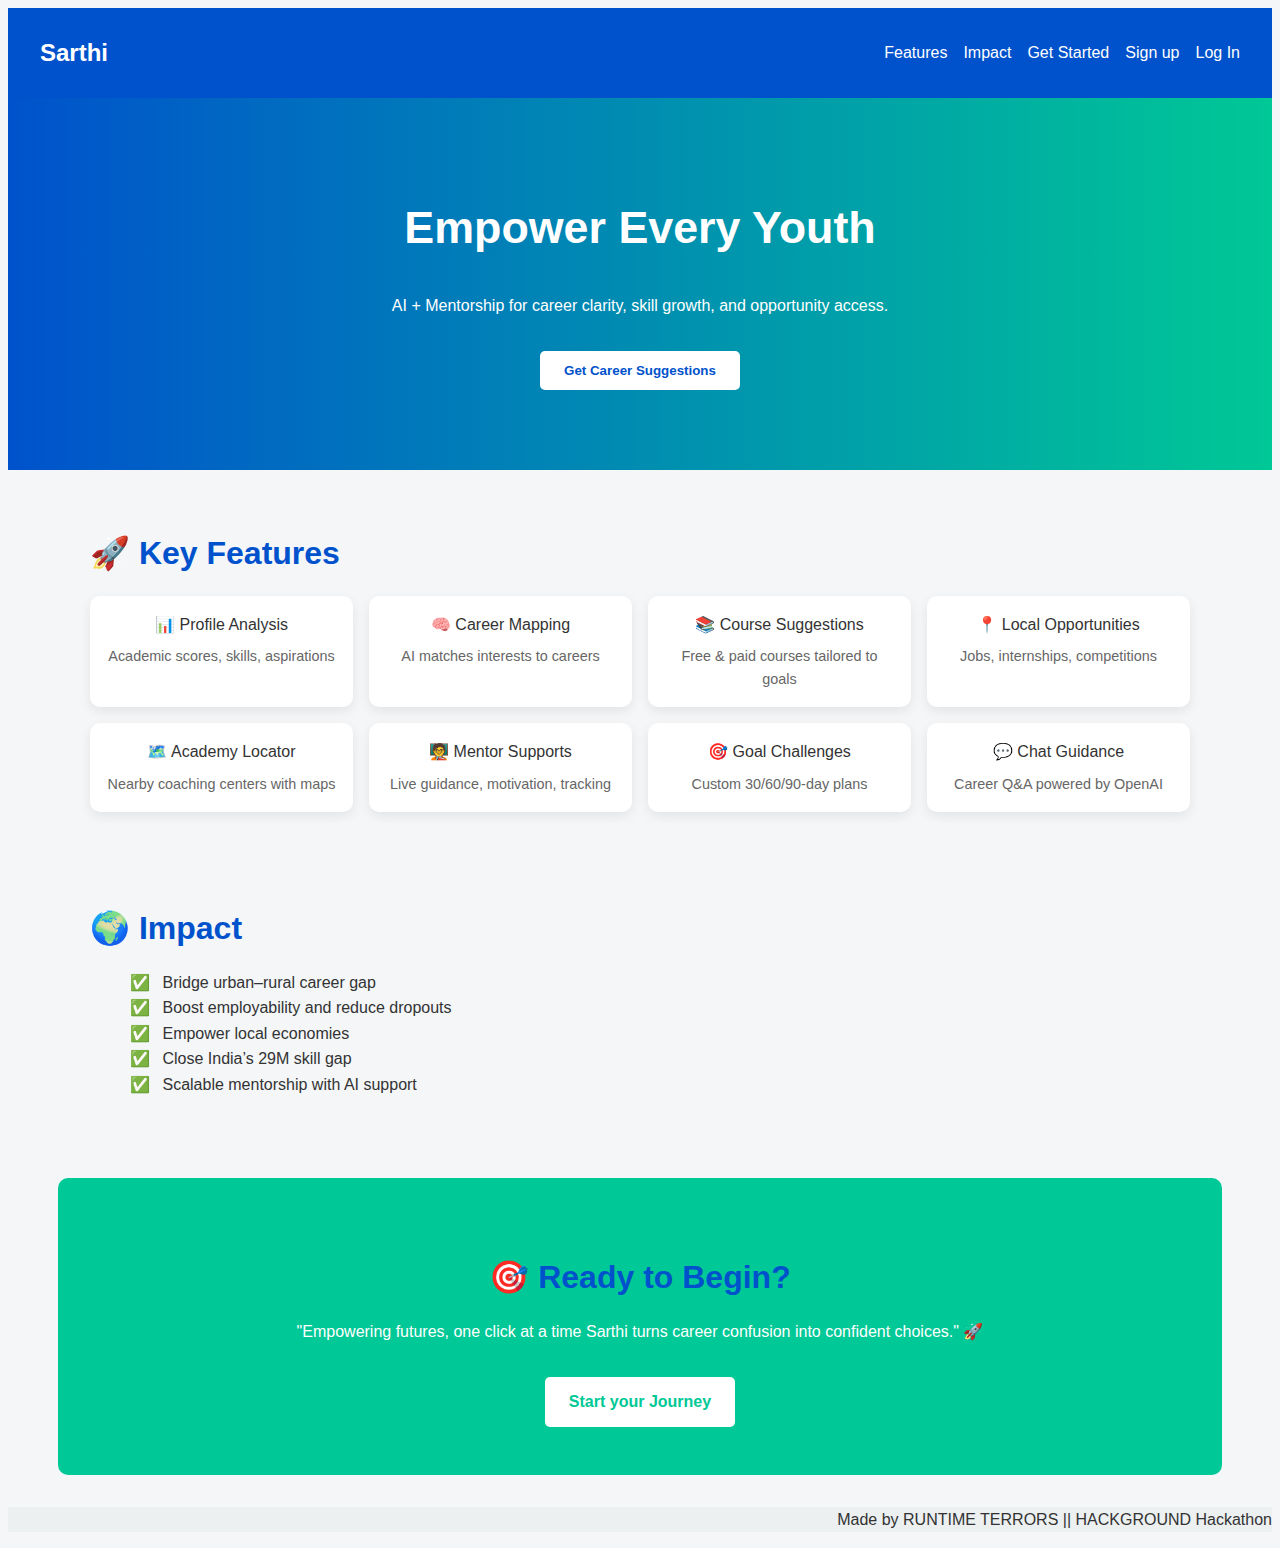
<file: index.html>
<!DOCTYPE html>
<html lang="en">
<head>
  <meta charset="UTF-8" />
  <meta name="viewport" content="width=device-width, initial-scale=1.0"/>
  <meta name="google-site-verification" content="tPjUJlgeTbFxhmmRCUYrBuOtCtLFTkJ53GKFQgkaUUs" />
  <title>Sarthi | AI Career Guidance</title>
  <link rel="stylesheet" href="style.css" />
</head>
<body>
  <nav>
    <div class="logo">Sarthi</div>
    <ul>
      <li><a href="#features">Features</a></li>
      <li><a href="#impact">Impact</a></li>
      <li><a href="#start">Get Started</a></li>
      <li><a href="#signup">Sign up</a></li>
      <li><a href="#login">Log In</a></li>
    </ul>
  </nav>

  <header class="hero">
    <h1>Empower Every Youth</h1>
    <p>AI + Mentorship for career clarity, skill growth, and opportunity access.</p>
    <button class="cta">Get Career Suggestions</button>
    <div id="career-output"></div>
  </header>

  <section id="features" class="features">
    <h2 class="h2">🚀 Key Features</h2>
    <div class="grid">
      <div class="card">📊 Profile Analysis<br><span>Academic scores, skills, aspirations</span></div>
      <div class="card">🧠 Career Mapping<br><span>AI matches interests to careers</span></div>
      <div class="card">📚 Course Suggestions<br><span>Free & paid courses tailored to goals</span></div>
      <div class="card">📍 Local Opportunities<br><span>Jobs, internships, competitions</span></div>
      <div class="card">🗺️ Academy Locator<br><span>Nearby coaching centers with maps</span></div>
      <div class="card">🧑‍🏫 Mentor Supports<br><span>Live guidance, motivation, tracking</span></div>
      <div class="card">🎯 Goal Challenges<br><span>Custom 30/60/90-day plans</span></div>
      <div class="card">💬 Chat Guidance<br><span>Career Q&A powered by OpenAI</span></div>
    </div>
  </section>

  <section id="impact" class="impact">
    <h2>🌍 Impact</h2>
    <ul>
      <li>Bridge urban–rural career gap</li>
      <li>Boost employability and reduce dropouts</li>
      <li>Empower local economies</li>
      <li>Close India’s 29M skill gap</li>
      <li>Scalable mentorship with AI support</li>
    </ul>
  </section>

  <section id="start" class="start">
    <h2>🎯 Ready to Begin?</h2>
    <p>"Empowering futures, one click at a time Sarthi turns career confusion into confident choices." 🚀
</p>
    <a href="#" class="cta">Start your Journey</a>
  </section>

  <footer>
    <p>Made by RUNTIME TERRORS || HACKGROUND Hackathon</p>
  </footer>

</body>
</html>
</file>
<file: style.css>
body {
  font-family: 'Segoe UI', sans-serif;
  background: #f4f6f8;
  color:#333;
  padding: 0;
  line-height: 1.6;
  overflow: auto;
}

nav {
  background: #0052cc;
  color: #fff;
  padding: 1rem 2rem;
  display: flex;
  justify-content: space-between;
  align-items: center;
  position: sticky;
  top: 0;
  z-index: 1000;
}

nav .logo {
  font-size: 1.5rem;
  font-weight: bold;
}

nav ul {
  list-style: none;
  display: flex;
  gap: 1rem;
}

nav ul li a {
  color: #fff;
  text-decoration: none;
  font-weight: 500;
  transition: color 0.3s;
}

nav ul li a:hover {
  color: #00c896;
}

.hero {
  background: linear-gradient(to right,#0052cc , #00c896);
  color: #fff;
  text-align: center;
  padding: 4rem 2rem;
  position: relative;
}

.hero h1 {
  font-size: 2.8rem;
  animation: fadeInDown 1s ease-out;
}

.hero .cta {
  margin-top: 1rem;
  padding: 0.75rem 1.5rem;
  background: #fff;
  color:  #0052cc;
  border: none;
  border-radius: 5px;
  font-weight: bold;
  cursor: pointer;
}

.hero .cta:hover {
  background: #e0e0e0;
}

#career-output {
  margin-top: 1rem;
  font-size: 1.1rem;
  color: #e3fcef;
}

section {
  padding: 2rem;
  max-width: 1100px;
  margin: auto;
}

h2 {
  color: #0052cc;
  margin-bottom: 1rem;
  font-size: 2rem;
  cursor: default;
}

.grid {
  display: grid;
  grid-template-columns: repeat(auto-fit, minmax(220px, 1fr));
  gap: 1rem;
}

.card {
  background: #fff;
  padding: 1rem;
  border-radius: 10px;
  box-shadow: 0 4px 12px rgba(0,0,0,0.08);
  text-align: center;
  font-weight: 500;
}

.card:hover {
  transform: translateY(-5px);
  background: #e3fcef;
  cursor: pointer;
}

.card span {
  display: block;
  margin-top: 0.5rem;
  font-size: 0.9rem;
  color: #666;
}

.impact ul {
  list-style: none;
  margin-top: 1rem;
}

.impact ul li::before {
  content: "✅ ";
  margin-right: 0.5rem;
}

.start {
  text-align: center;
  background: #00c896;
  color: #fff;
  padding: 3rem 2rem;
  border-radius: 10px;
  margin: 2rem auto;
}

.start .cta {
  display: inline-block;
  margin-top: 1rem;
  padding: 0.75rem 1.5rem;
  background: #fff;
  color: #00c896;
  border-radius: 5px;
  text-decoration: none;
  font-weight: bold;
}

.start .cta:hover {
  background: #e0e0e0;
}

footer {
  background: #ecf0f1;
  text-align: end;
}
</file>
